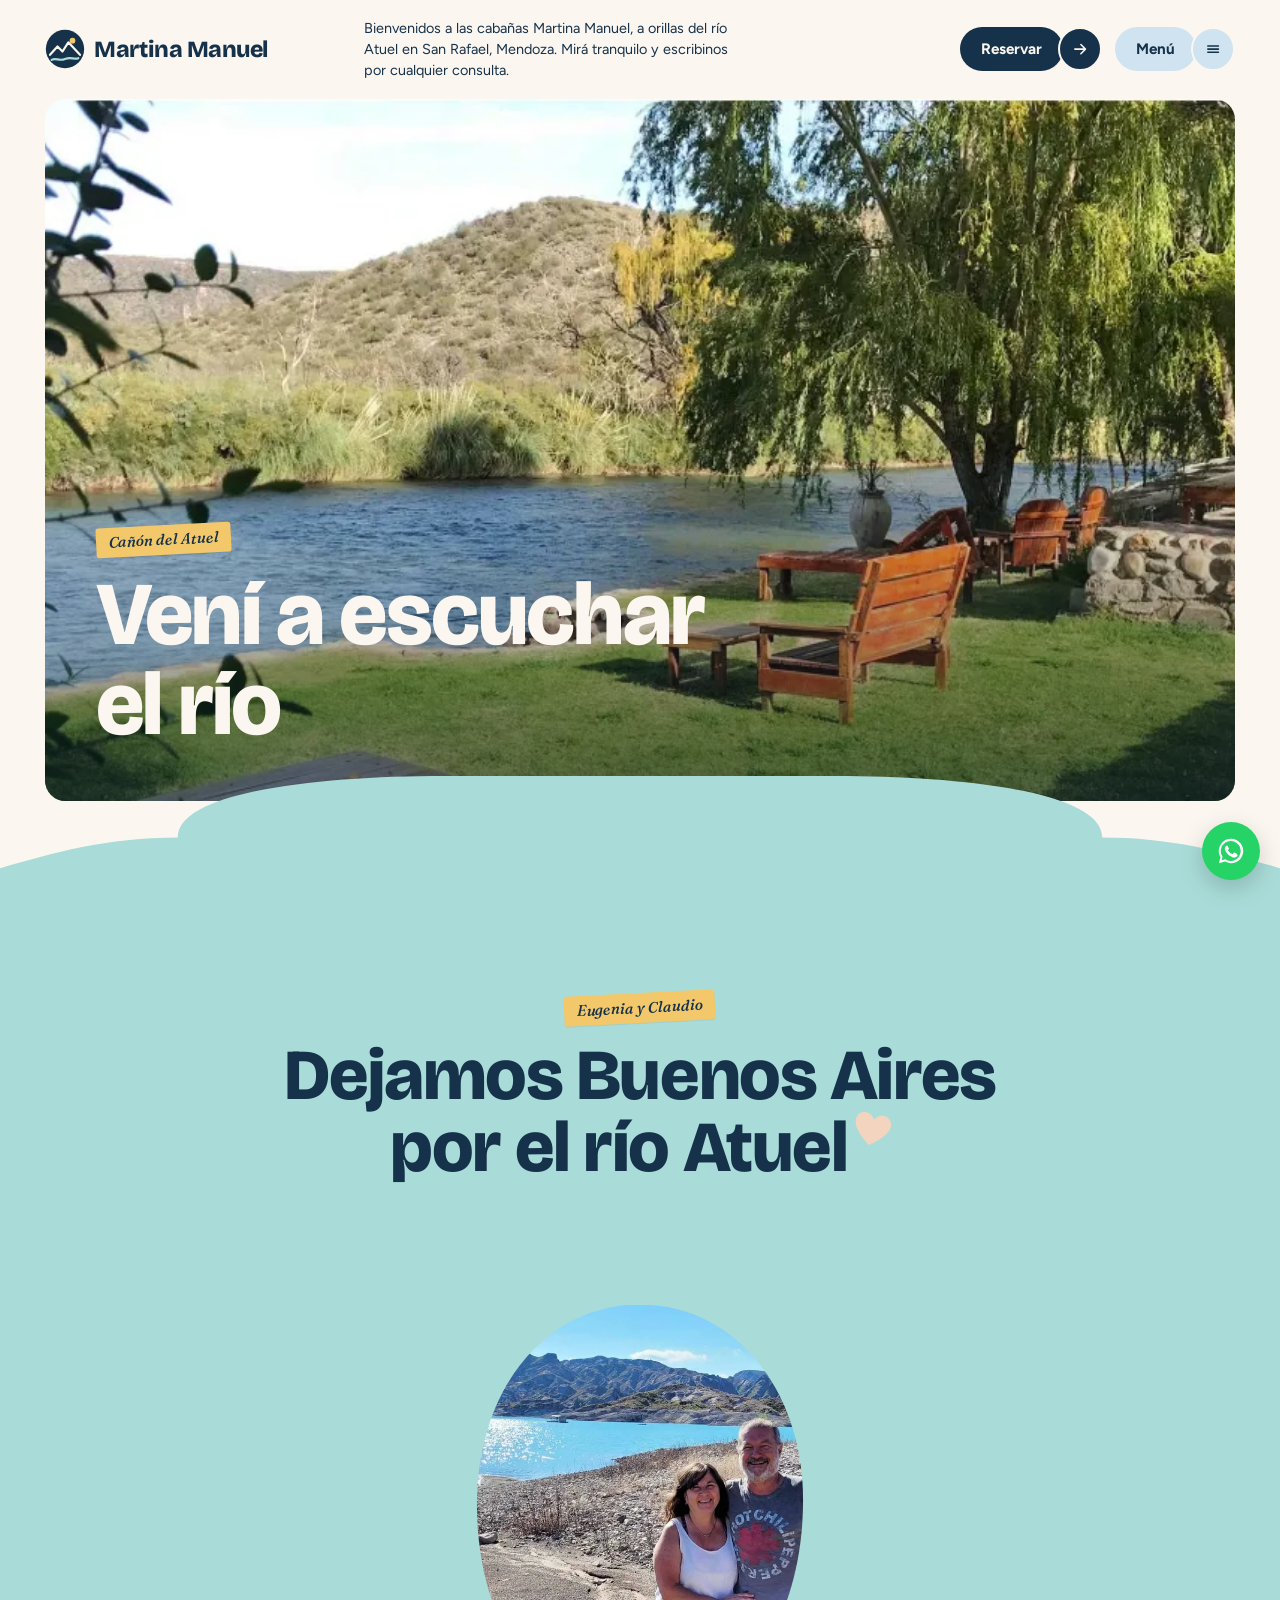
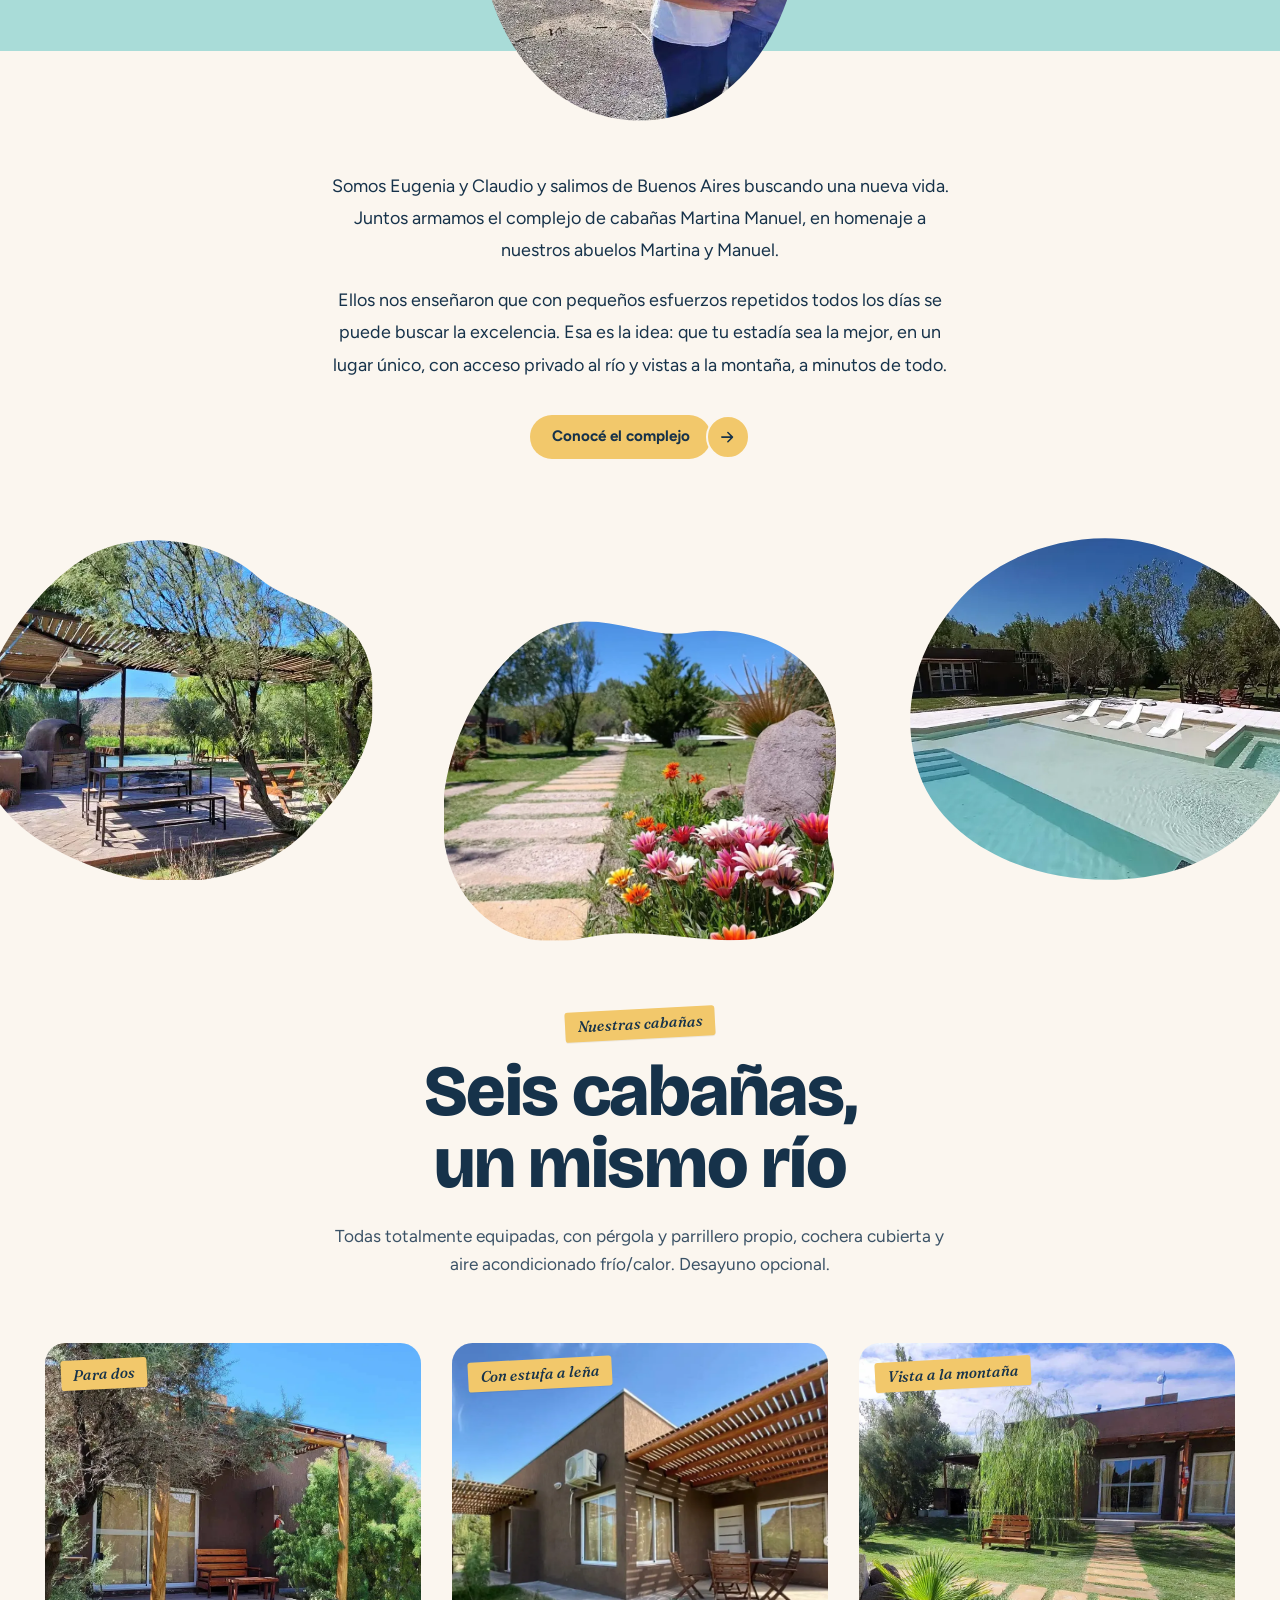
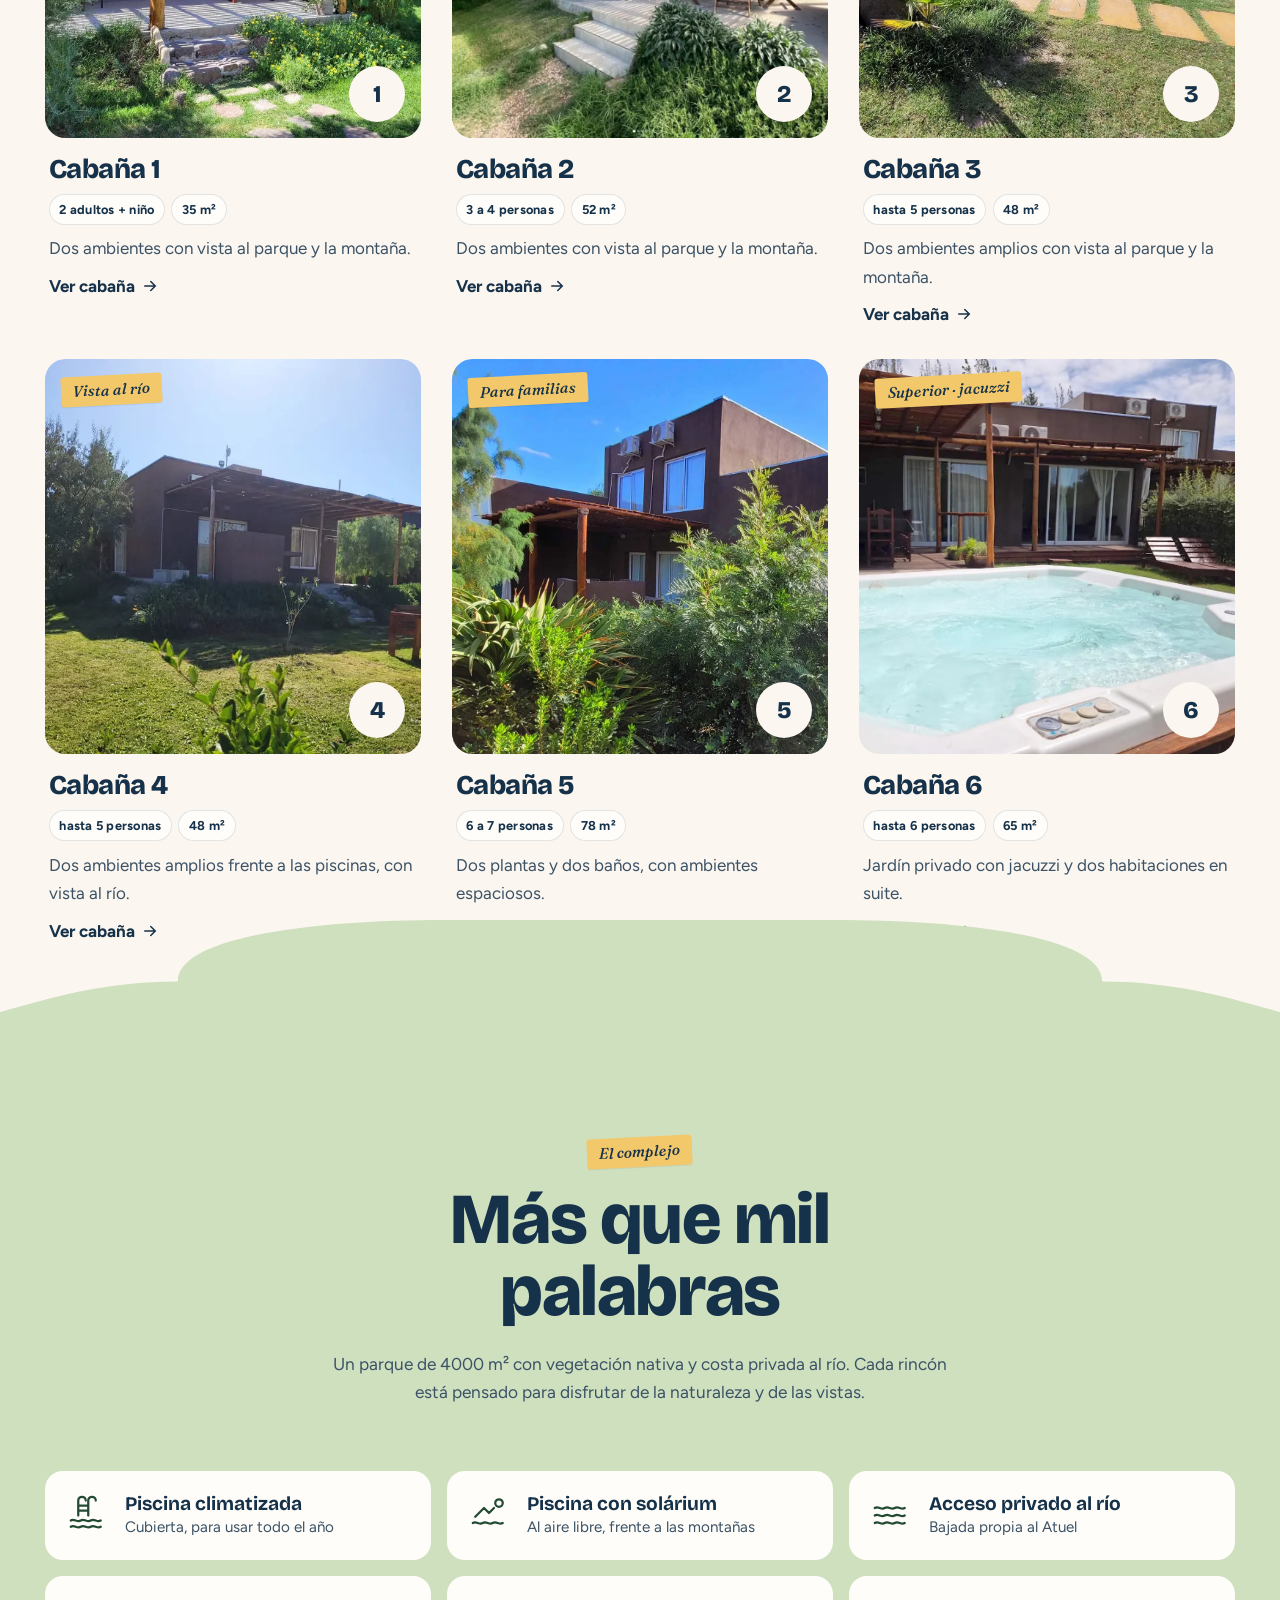
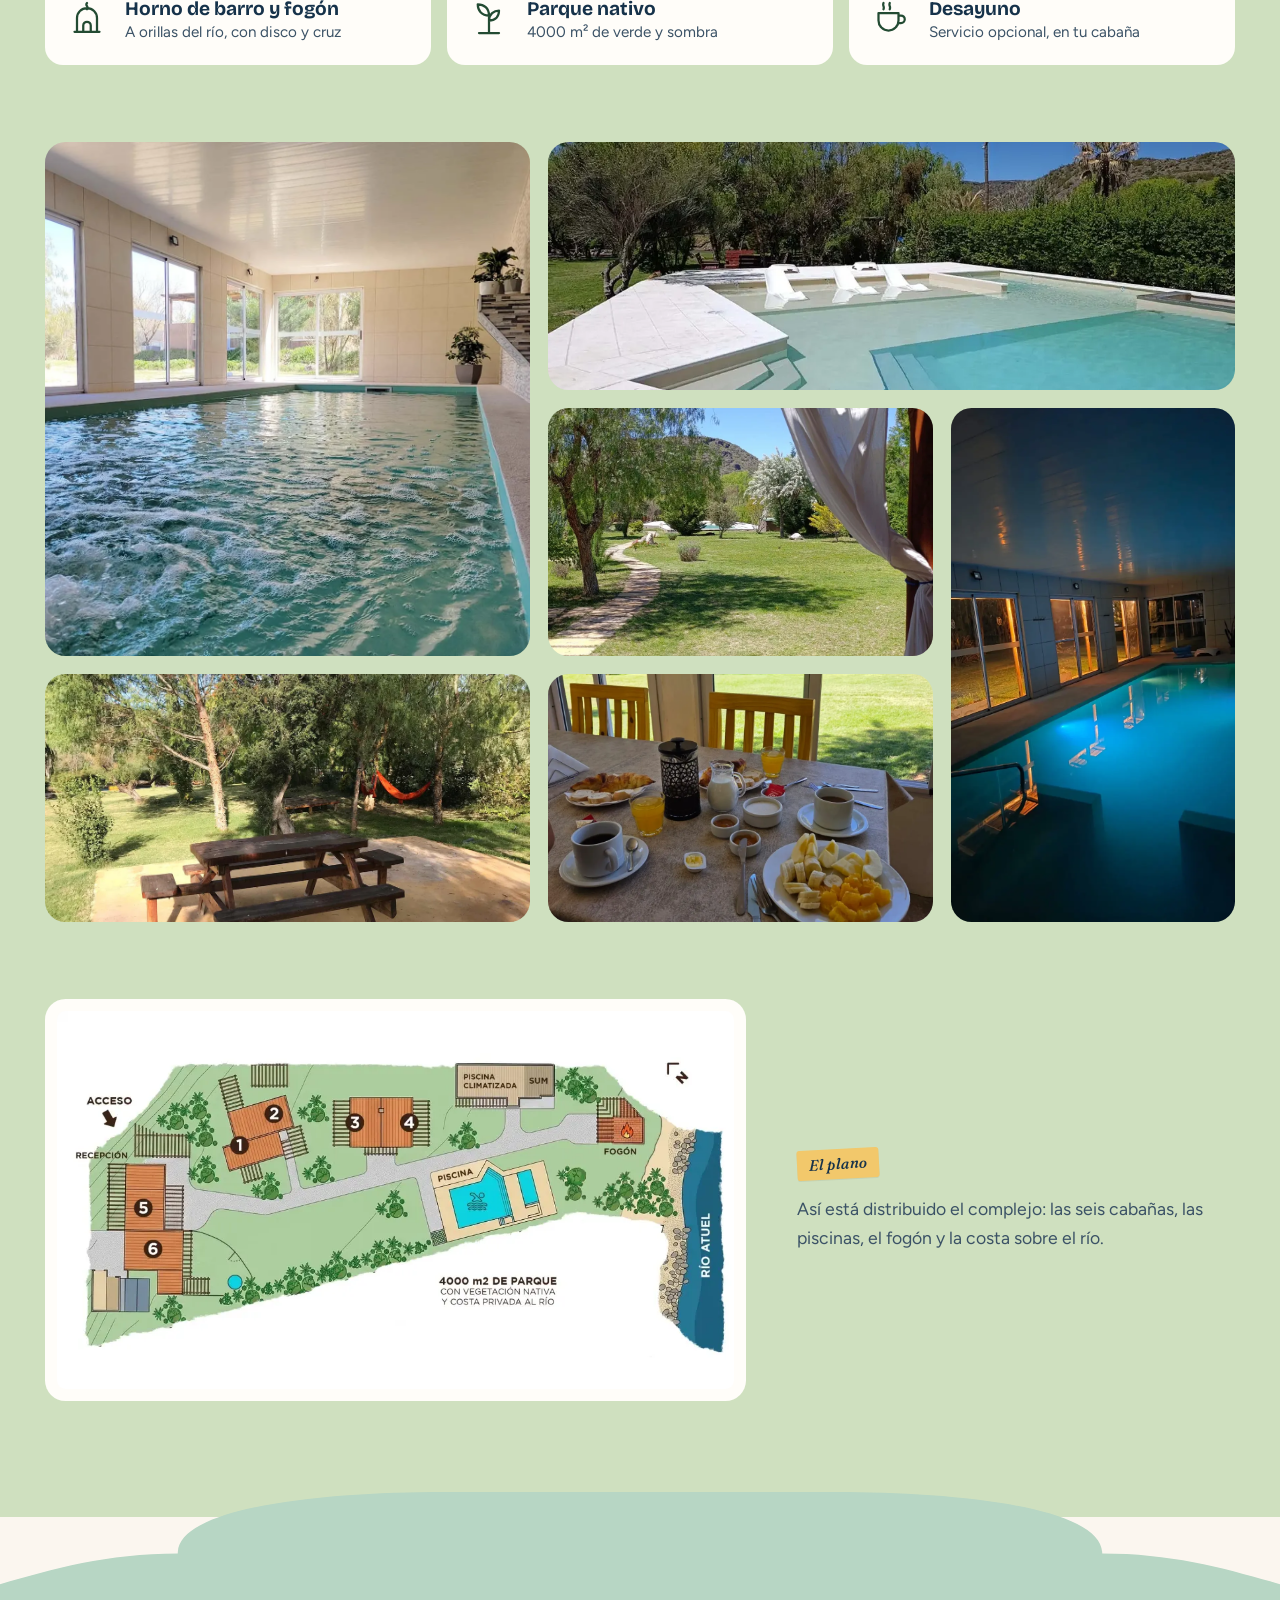
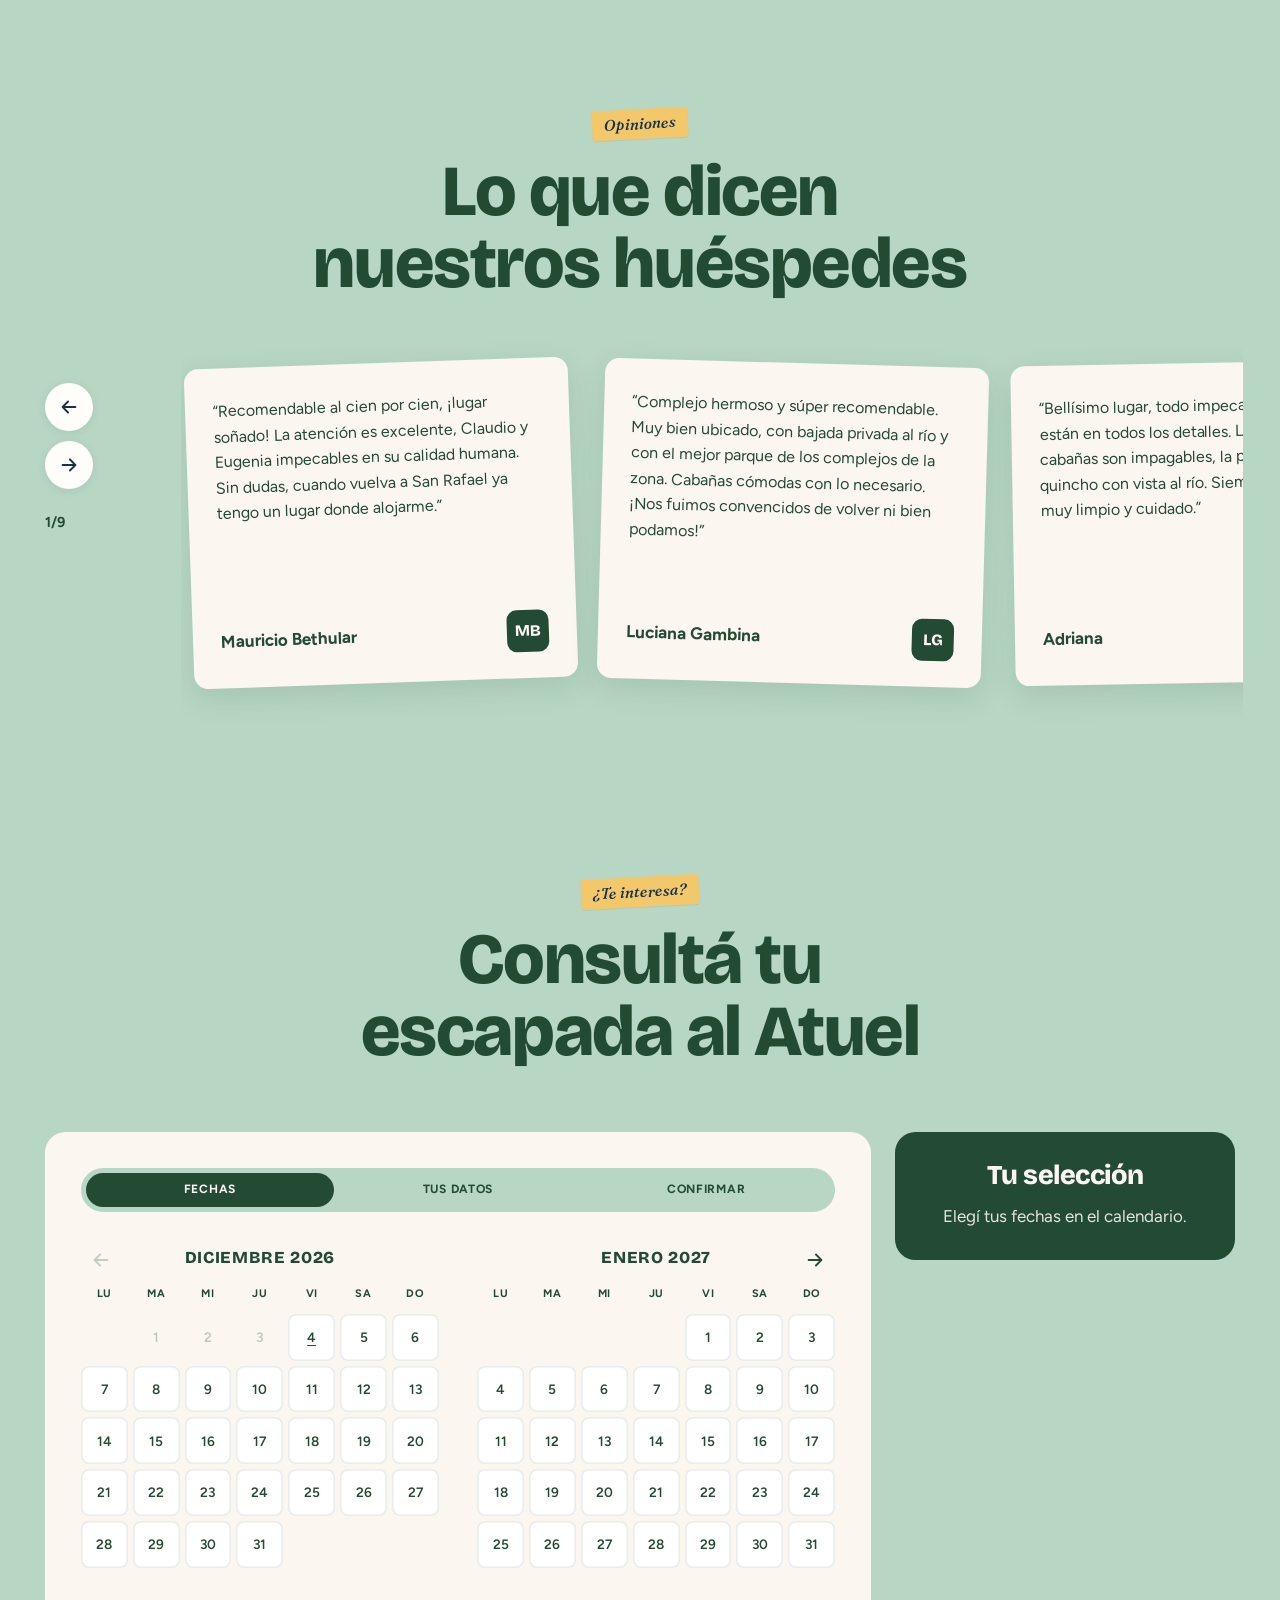
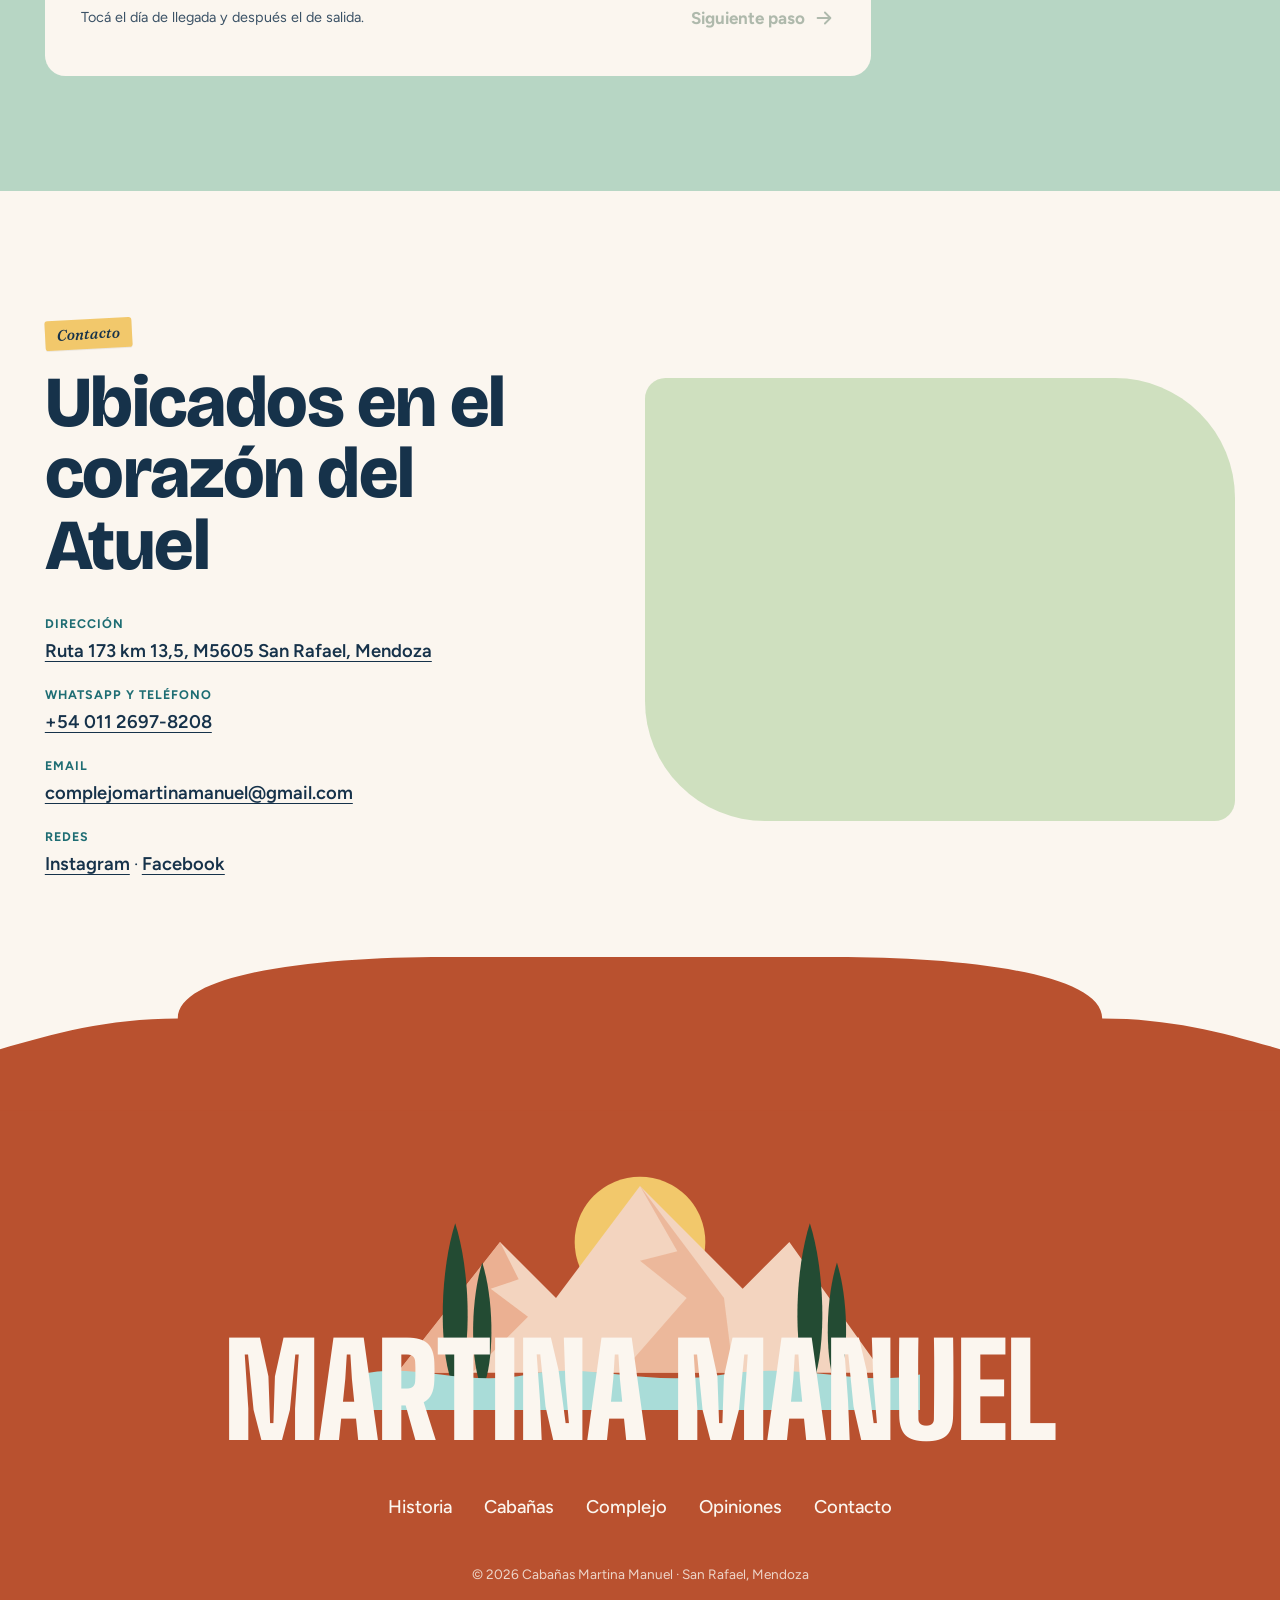
<file: index.html>
<!doctype html>
<html lang="es-AR">
<head>
  <meta charset="utf-8">
  <meta name="viewport" content="width=device-width, initial-scale=1">
  <title>Cabañas Martina Manuel · San Rafael, Mendoza</title>
  <meta name="description" content="Complejo de cabañas a orillas del río Atuel, en el ingreso al Cañón del Atuel, San Rafael, Mendoza. Acceso privado al río, piscina climatizada y piscina exterior.">
  <link rel="icon" href="img/favicon.svg" type="image/svg+xml">
  <link rel="preconnect" href="https://fonts.googleapis.com">
  <link rel="preconnect" href="https://fonts.gstatic.com" crossorigin>
  <link href="https://fonts.googleapis.com/css2?family=Big+Shoulders+Display:wght@800;900&family=Bricolage+Grotesque:opsz,wght@12..96,600;12..96,700;12..96,800&family=Figtree:wght@400;500;600;700&family=Fraunces:ital,opsz,wght@1,9..144,500&display=swap" rel="stylesheet">
  <link rel="stylesheet" href="css/styles.css">
</head>
<body>

<!-- Formas orgánicas reutilizables (recortes de fotos) -->
<svg width="0" height="0" aria-hidden="true" style="position:absolute">
  <defs>
    <clipPath id="blob-oval" clipPathUnits="objectBoundingBox">
      <path d="M.5 0C.78 0 .99.2 .99.47c0 .3-.2.53-.49.53S.01.78.01.48C.01.2.22 0 .5 0Z"/>
    </clipPath>
    <clipPath id="blob-a" clipPathUnits="objectBoundingBox">
      <path d="M.28.06C.42-.03.62.02.71.12c.1.1.27.08.29.3.02.2-.08.34-.18.45-.12.13-.33.17-.5.1C.15.9.02.8 0 .6-.01.43.12.17.28.06Z"/>
    </clipPath>
    <clipPath id="blob-b" clipPathUnits="objectBoundingBox">
      <path d="M.22.12C.36 0 .5.12.62.1c.15-.03.33.04.37.23.04.18-.04.3.0.43.03.14-.1.25-.28.24-.15-.01-.23-.04-.38.0C.16 1.03.02.9.0.7-.02.52.06.25.22.12Z"/>
    </clipPath>
    <clipPath id="blob-c" clipPathUnits="objectBoundingBox">
      <path d="M.12.2C.24.03.48-.04.66.04c.2.08.35.25.34.48C.99.74.84.95.6.99.36 1.03.12.92.04.72-.02.56.0.36.12.2Z"/>
    </clipPath>
  </defs>
</svg>

<header class="site-header" data-header>
  <a class="brand" href="#inicio" aria-label="Cabañas Martina Manuel, inicio">
    <svg class="brand-mark" viewBox="0 0 48 48" aria-hidden="true"><circle cx="24" cy="24" r="23" fill="currentColor"/><path d="M6 31l9-10 6 6 7-11 14 15" fill="none" stroke="var(--cream)" stroke-width="2.6" stroke-linejoin="round" stroke-linecap="round"/><path d="M8 37c5-3 9 2 16-1s11 1 16-1" fill="none" stroke="var(--rio)" stroke-width="2.6" stroke-linecap="round"/><circle cx="33" cy="14" r="3.4" fill="var(--ocre)"/></svg>
    <span class="brand-name">Martina Manuel</span>
  </a>
  <p class="header-intro">Bienvenidos a las cabañas Martina Manuel, a orillas del río Atuel en San Rafael, Mendoza. Mirá tranquilo y escribinos por cualquier consulta.</p>
  <nav class="header-actions" aria-label="Acciones">
    <a class="pill pill--ink" href="#reservar"><span>Reservar</span><i class="pill-icon" aria-hidden="true"><svg viewBox="0 0 24 24"><path d="M5 12h13m-5-6 6 6-6 6"/></svg></i></a>
    <button class="pill pill--soft" type="button" aria-expanded="false" aria-controls="menu" data-menu-open><span>Menú</span><i class="pill-icon" aria-hidden="true"><svg viewBox="0 0 24 24"><path d="M5 8h14M5 12h14M5 16h14"/></svg></i></button>
  </nav>
</header>

<div class="menu" id="menu" hidden data-menu>
  <div class="menu-panel">
    <button class="menu-close" type="button" aria-label="Cerrar menú" data-menu-close><svg viewBox="0 0 24 24"><path d="M6 6l12 12M18 6 6 18"/></svg></button>
    <ul>
      <li><a href="#historia">Nuestra historia</a></li>
      <li><a href="#cabanas">Las cabañas</a></li>
      <li><a href="#complejo">El complejo</a></li>
      <li><a href="#opiniones">Opiniones</a></li>
      <li><a href="#reservar">Reservar</a></li>
      <li><a href="#contacto">Contacto</a></li>
    </ul>
    <a class="menu-extra" href="https://sanrafaelturismo.gov.ar/" target="_blank" rel="noopener">Turismo en San Rafael ↗</a>
  </div>
</div>

<main id="inicio">

  <!-- HERO -->
  <section class="hero">
    <div class="hero-media">
      <img src="img/hero.webp" alt="Parque del complejo con reposeras frente al río Atuel y las montañas" fetchpriority="high">
      <div class="hero-caption">
        <span class="sticker">Cañón del Atuel</span>
        <h1>Vení a escuchar<br>el río</h1>
      </div>
    </div>
  </section>

  <!-- HISTORIA -->
  <section class="blob-section blob-section--rio" id="historia">
    <svg class="cloud-top" viewBox="0 0 1440 200" preserveAspectRatio="none" aria-hidden="true"><path d="M0 200V120c60-20 120-40 200-40 0-60 160-80 300-80h440c140 0 300 20 300 80 80 0 140 20 200 40v80Z"/></svg>
    <div class="section-inner center">
      <span class="sticker">Eugenia y Claudio</span>
      <h2 class="display">Dejamos Buenos Aires<br>por el río Atuel <svg class="heart" viewBox="0 0 40 36" aria-hidden="true"><path d="M20 35S0 22 0 10C0 4 4.5 0 10 0c4.3 0 7.6 2.6 10 6 2.4-3.4 5.7-6 10-6 5.5 0 10 4 10 10 0 12-20 25-20 25Z"/></svg></h2>
      <figure class="portrait">
        <img src="img/duenos.webp" alt="Eugenia y Claudio frente al lago, con las montañas de fondo" loading="lazy">
      </figure>
    </div>
  </section>

  <section class="story">
    <div class="section-inner center narrow">
      <p>Somos Eugenia y Claudio y salimos de Buenos Aires buscando una nueva vida. Juntos armamos el complejo de cabañas Martina Manuel, en homenaje a nuestros abuelos Martina y Manuel.</p>
      <p>Ellos nos enseñaron que con pequeños esfuerzos repetidos todos los días se puede buscar la excelencia. Esa es la idea: que tu estadía sea la mejor, en un lugar único, con acceso privado al río y vistas a la montaña, a minutos de todo.</p>
      <a class="pill pill--ocre" href="#complejo"><span>Conocé el complejo</span><i class="pill-icon" aria-hidden="true"><svg viewBox="0 0 24 24"><path d="M5 12h13m-5-6 6 6-6 6"/></svg></i></a>
    </div>
    <div class="blob-row" aria-hidden="true">
      <img class="blob blob--a" src="img/fogon.webp" alt="" loading="lazy">
      <img class="blob blob--b" src="img/flores.webp" alt="" loading="lazy">
      <img class="blob blob--c" src="img/nueva-pileta.webp" alt="" loading="lazy">
    </div>
  </section>

  <!-- CABAÑAS -->
  <section class="cabins" id="cabanas">
    <div class="section-inner">
      <header class="section-head center">
        <span class="sticker">Nuestras cabañas</span>
        <h2 class="display">Seis cabañas,<br>un mismo río</h2>
        <p class="lead">Todas totalmente equipadas, con pérgola y parrillero propio, cochera cubierta y aire acondicionado frío/calor. Desayuno opcional.</p>
      </header>
      <ul class="cabin-grid" data-cabins></ul>
    </div>
  </section>

  <!-- COMPLEJO -->
  <section class="blob-section blob-section--alamo" id="complejo">
    <svg class="cloud-top" viewBox="0 0 1440 200" preserveAspectRatio="none" aria-hidden="true"><path d="M0 200V120c60-20 120-40 200-40 0-60 160-80 300-80h440c140 0 300 20 300 80 80 0 140 20 200 40v80Z"/></svg>
    <div class="section-inner">
      <header class="section-head center">
        <span class="sticker">El complejo</span>
        <h2 class="display">Más que mil<br>palabras</h2>
        <p class="lead">Un parque de 4000 m² con vegetación nativa y costa privada al río. Cada rincón está pensado para disfrutar de la naturaleza y de las vistas.</p>
      </header>

      <ul class="amenities">
        <li><svg viewBox="0 0 32 32" aria-hidden="true"><path d="M3 22c3-2 5 2 8 0s5 2 8 0 5 2 8 0M3 27c3-2 5 2 8 0s5 2 8 0 5 2 8 0M9 18V6a3 3 0 0 1 6 0M17 18V6a3 3 0 0 1 6 0M9 10h8M9 14h8"/></svg><strong>Piscina climatizada</strong><span>Cubierta, para usar todo el año</span></li>
        <li><svg viewBox="0 0 32 32" aria-hidden="true"><circle cx="24" cy="8" r="3"/><path d="M3 24c3-2 5 2 8 0s5 2 8 0 5 2 8 0M5 19l7-7 4 4 4-4"/></svg><strong>Piscina con solárium</strong><span>Al aire libre, frente a las montañas</span></li>
        <li><svg viewBox="0 0 32 32" aria-hidden="true"><path d="M3 12c3-2 5 2 8 0s5 2 8 0 5 2 8 0M3 18c3-2 5 2 8 0s5 2 8 0 5 2 8 0M3 24c3-2 5 2 8 0s5 2 8 0 5 2 8 0"/></svg><strong>Acceso privado al río</strong><span>Bajada propia al Atuel</span></li>
        <li><svg viewBox="0 0 32 32" aria-hidden="true"><path d="M6 27h20M8 27V16a8 8 0 0 1 16 0v11M13 27v-5a3 3 0 0 1 6 0v5M16 4c-2 2 2 3 0 5"/></svg><strong>Horno de barro y fogón</strong><span>A orillas del río, con disco y cruz</span></li>
        <li><svg viewBox="0 0 32 32" aria-hidden="true"><path d="M16 28V14M16 14c-6 0-9-4-9-9 5 0 9 3 9 9ZM16 18c5 0 8-3 8-8-4 0-8 3-8 8ZM8 28h16"/></svg><strong>Parque nativo</strong><span>4000 m² de verde y sombra</span></li>
        <li><svg viewBox="0 0 32 32" aria-hidden="true"><path d="M6 12h16v6a8 8 0 0 1-16 0v-6ZM22 14h2a3 3 0 0 1 0 6h-2M10 4c-1 2 1 3 0 5M15 4c-1 2 1 3 0 5"/></svg><strong>Desayuno</strong><span>Servicio opcional, en tu cabaña</span></li>
      </ul>

      <div class="mosaic">
        <figure class="m1"><img src="img/climatizada.webp" alt="Piscina climatizada cubierta con ventanales al parque" loading="lazy"></figure>
        <figure class="m2"><img src="img/pileta.webp" alt="Piscina exterior con solárium y escalones" loading="lazy"></figure>
        <figure class="m3"><img src="img/parque.webp" alt="Sendero del parque entre árboles con vista a los cerros" loading="lazy"></figure>
        <figure class="m4"><img src="img/climatizada-noche.webp" alt="Piscina climatizada iluminada de noche" loading="lazy"></figure>
        <figure class="m5"><img src="img/mesa.webp" alt="Mesa de picnic bajo los árboles con una hamaca paraguaya" loading="lazy"></figure>
        <figure class="m6"><img src="img/desayuno.webp" alt="Desayuno servido junto a la ventana de una cabaña" loading="lazy"></figure>
      </div>

      <figure class="plan">
        <img src="img/plano.webp" width="1024" height="572" alt="Plano del complejo: recepción, cabañas 1 a 6, piscinas, fogón y costa sobre el río Atuel" loading="lazy">
        <figcaption><span class="sticker">El plano</span> Así está distribuido el complejo: las seis cabañas, las piscinas, el fogón y la costa sobre el río.</figcaption>
      </figure>
    </div>
  </section>

  <!-- OPINIONES + RESERVA -->
  <section class="blob-section blob-section--sauce" id="opiniones">
    <svg class="cloud-top" viewBox="0 0 1440 200" preserveAspectRatio="none" aria-hidden="true"><path d="M0 200V120c60-20 120-40 200-40 0-60 160-80 300-80h440c140 0 300 20 300 80 80 0 140 20 200 40v80Z"/></svg>
    <div class="section-inner">
      <header class="section-head center">
        <span class="sticker">Opiniones</span>
        <h2 class="display">Lo que dicen<br>nuestros huéspedes</h2>
      </header>
      <div class="reviews" data-reviews>
        <div class="reviews-nav">
          <button type="button" class="round-btn" aria-label="Opinión anterior" data-prev><svg viewBox="0 0 24 24"><path d="M19 12H6m5-6-6 6 6 6"/></svg></button>
          <button type="button" class="round-btn" aria-label="Opinión siguiente" data-next><svg viewBox="0 0 24 24"><path d="M5 12h13m-5-6 6 6-6 6"/></svg></button>
          <p class="reviews-count" aria-live="polite"><span data-current>1</span>/<span data-total>9</span></p>
        </div>
        <div class="reviews-viewport">
          <ul class="reviews-track" data-track></ul>
        </div>
      </div>
    </div>

    <div class="section-inner" id="reservar">
      <header class="section-head center">
        <span class="sticker">¿Te interesa?</span>
        <h2 class="display">Consultá tu<br>escapada al Atuel</h2>
      </header>

      <div class="booking" data-booking>
        <div class="booking-card">
          <ol class="steps" role="list">
            <li class="is-active" data-step-label="1">Fechas</li>
            <li data-step-label="2">Tus datos</li>
            <li data-step-label="3">Confirmar</li>
          </ol>

          <!-- Paso 1 -->
          <div class="step" data-step="1">
            <div class="cal-head">
              <button type="button" class="cal-arrow" aria-label="Mes anterior" data-cal-prev><svg viewBox="0 0 24 24"><path d="M19 12H6m5-6-6 6 6 6"/></svg></button>
              <button type="button" class="cal-arrow" aria-label="Mes siguiente" data-cal-next><svg viewBox="0 0 24 24"><path d="M5 12h13m-5-6 6 6-6 6"/></svg></button>
            </div>
            <div class="cal-months" data-cal></div>
            <div class="step-foot">
              <p class="hint">Tocá el día de llegada y después el de salida.</p>
              <button type="button" class="text-btn" data-go="2" disabled>Siguiente paso <svg viewBox="0 0 24 24"><path d="M5 12h13m-5-6 6 6-6 6"/></svg></button>
            </div>
          </div>

          <!-- Paso 2 -->
          <form class="step" data-step="2" hidden novalidate>
            <div class="fields">
              <label>Nombre<input name="nombre" autocomplete="name" required></label>
              <label>Cantidad de personas
                <select name="personas" required>
                  <option value="">Elegí</option>
                  <option>1</option><option>2</option><option>3</option><option>4</option><option>5</option><option>6</option><option>7</option>
                </select>
              </label>
              <label>Cabaña preferida
                <select name="cabana" data-cabin-select>
                  <option value="">Me da igual / recomiéndenme</option>
                </select>
              </label>
              <label class="check"><input type="checkbox" name="desayuno"> Me interesa el desayuno</label>
              <label class="full">Comentarios<textarea name="comentarios" rows="3" placeholder="Viajamos con chicos, llegamos tarde, etc."></textarea></label>
            </div>
            <p class="form-error" data-error hidden>Completá tu nombre y la cantidad de personas.</p>
            <div class="step-foot">
              <button type="button" class="text-btn text-btn--back" data-go="1"><svg viewBox="0 0 24 24"><path d="M19 12H6m5-6-6 6 6 6"/></svg> Volver</button>
              <button type="submit" class="text-btn">Siguiente paso <svg viewBox="0 0 24 24"><path d="M5 12h13m-5-6 6 6-6 6"/></svg></button>
            </div>
          </form>

          <!-- Paso 3 -->
          <div class="step" data-step="3" hidden>
            <p class="confirm-lead">Revisá tu consulta. Al enviarla se abre WhatsApp con el mensaje listo y te respondemos con la disponibilidad y la tarifa.</p>
            <pre class="confirm-msg" data-message></pre>
            <div class="step-foot">
              <button type="button" class="text-btn text-btn--back" data-go="2"><svg viewBox="0 0 24 24"><path d="M19 12H6m5-6-6 6 6 6"/></svg> Volver</button>
              <a class="pill pill--ink" data-send target="_blank" rel="noopener" href="#"><span>Enviar por WhatsApp</span><i class="pill-icon" aria-hidden="true"><svg viewBox="0 0 24 24"><path d="M5 12h13m-5-6 6 6-6 6"/></svg></i></a>
            </div>
          </div>
        </div>

        <aside class="booking-summary" aria-live="polite">
          <h3>Tu selección</h3>
          <p data-summary>Elegí tus fechas en el calendario.</p>
          <dl data-summary-list hidden>
            <div><dt>Llegada</dt><dd data-in></dd></div>
            <div><dt>Salida</dt><dd data-out></dd></div>
            <div><dt>Noches</dt><dd data-nights></dd></div>
          </dl>
        </aside>
      </div>
    </div>
  </section>

  <!-- CONTACTO -->
  <section class="contact" id="contacto">
    <div class="section-inner contact-grid">
      <div>
        <span class="sticker">Contacto</span>
        <h2 class="display">Ubicados en el<br>corazón del Atuel</h2>
        <ul class="contact-list">
          <li><span>Dirección</span><a href="https://www.google.com/maps/search/?api=1&query=Caba%C3%B1as+Martina+Manuel+San+Rafael%2C+Mendoza" target="_blank" rel="noopener">Ruta 173 km 13,5, M5605 San Rafael, Mendoza</a></li>
          <li><span>WhatsApp y teléfono</span><a href="https://wa.me/5401126978208?text=Hola%2C%20estoy%20en%20la%20web%20de%20las%20caba%C3%B1as%20y%20quer%C3%ADa%20hacer%20una%20consulta" target="_blank" rel="noopener">+54 011 2697-8208</a></li>
          <li><span>Email</span><a href="mailto:complejomartinamanuel@gmail.com">complejomartinamanuel@gmail.com</a></li>
          <li><span>Redes</span><div><a href="https://www.instagram.com/cabanasmartinamanuel/" target="_blank" rel="noopener">Instagram</a> · <a href="https://www.facebook.com/cabanasmartinamanuel" target="_blank" rel="noopener">Facebook</a></div></li>
        </ul>
      </div>
      <div class="map">
        <iframe title="Mapa de ubicación de Cabañas Martina Manuel" loading="lazy" referrerpolicy="no-referrer-when-downgrade" src="https://maps.google.com/maps?q=Caba%C3%B1as+Martina+Manuel+-+San+Rafael%2C+Mendoza&z=13&output=embed"></iframe>
      </div>
    </div>
  </section>
</main>

<footer class="site-footer">
  <svg class="cloud-top" viewBox="0 0 1440 200" preserveAspectRatio="none" aria-hidden="true"><path d="M0 200V120c60-20 120-40 200-40 0-60 160-80 300-80h440c140 0 300 20 300 80 80 0 140 20 200 40v80Z"/></svg>
  <div class="footer-art">
    <svg class="illustration" viewBox="0 0 600 300" aria-hidden="true">
      <circle cx="300" cy="120" r="70" fill="var(--ocre)"/>
      <path d="M40 260 150 120l60 60 90-120 110 110 50-50 100 140Z" fill="var(--sand)"/>
      <path d="M150 120l20 40-30 10 40 30-60 60H40Z" fill="#e8a27f" opacity=".7"/>
      <path d="M300 60l40 70-40 10 50 40-70 80h120l-10-80" fill="#e8a27f" opacity=".55"/>
      <g fill="var(--forest)">
        <path d="M98 270c-14-40-12-120 4-170 16 50 18 130 4 170Z"/>
        <path d="M128 270c-10-30-9-90 3-128 12 38 13 98 3 128Z"/>
        <path d="M478 270c-14-40-12-120 4-170 16 50 18 130 4 170Z"/>
        <path d="M508 270c-10-30-9-90 3-128 12 38 13 98 3 128Z"/>
      </g>
      <path d="M0 262c60-14 110 14 180 0s120 14 210 0 140 14 210 0v40H0Z" fill="var(--rio)"/>
    </svg>
    <p class="wordmark" aria-hidden="true">MARTINA MANUEL</p>
  </div>
  <nav class="footer-nav" aria-label="Pie de página">
    <a href="#historia">Historia</a>
    <a href="#cabanas">Cabañas</a>
    <a href="#complejo">Complejo</a>
    <a href="#opiniones">Opiniones</a>
    <a href="#contacto">Contacto</a>
  </nav>
  <p class="footer-legal">© <span data-year></span> Cabañas Martina Manuel · San Rafael, Mendoza</p>
</footer>

<!-- Detalle de cabaña -->
<dialog class="cabin-dialog" data-dialog aria-labelledby="dlg-title">
  <div class="dlg-inner">
    <button class="dlg-close round-btn" type="button" aria-label="Cerrar" data-dialog-close><svg viewBox="0 0 24 24"><path d="M6 6l12 12M18 6 6 18"/></svg></button>
    <div class="dlg-gallery">
      <img data-dlg-img alt="">
      <button type="button" class="round-btn dlg-prev" aria-label="Foto anterior" data-dlg-prev><svg viewBox="0 0 24 24"><path d="M19 12H6m5-6-6 6 6 6"/></svg></button>
      <button type="button" class="round-btn dlg-next" aria-label="Foto siguiente" data-dlg-next><svg viewBox="0 0 24 24"><path d="M5 12h13m-5-6 6 6-6 6"/></svg></button>
      <span class="dlg-count" data-dlg-count></span>
    </div>
    <div class="dlg-body">
      <span class="sticker" data-dlg-tag></span>
      <h2 id="dlg-title" data-dlg-title></h2>
      <p class="dlg-meta" data-dlg-meta></p>
      <ul class="dlg-features" data-dlg-features></ul>
      <p class="dlg-note">*Servicio de desayuno adicional</p>
      <a class="pill pill--ink" href="#reservar" data-dlg-book><span>Consultar esta cabaña</span><i class="pill-icon" aria-hidden="true"><svg viewBox="0 0 24 24"><path d="M5 12h13m-5-6 6 6-6 6"/></svg></i></a>
    </div>
  </div>
</dialog>

<a class="wa-float" href="https://wa.me/5401126978208?text=Hola%2C%20estoy%20en%20la%20web%20de%20las%20caba%C3%B1as%20y%20quer%C3%ADa%20hacer%20una%20consulta" target="_blank" rel="noopener" aria-label="Escribinos por WhatsApp">
  <svg viewBox="0 0 32 32" aria-hidden="true"><path fill="currentColor" d="M16 3a13 13 0 0 0-11.2 19.6L3 29l6.6-1.7A13 13 0 1 0 16 3Zm0 23.6c-2 0-4-.6-5.7-1.6l-.4-.2-3.9 1 1-3.8-.3-.4A10.6 10.6 0 1 1 16 26.6Zm5.8-7.9c-.3-.2-1.9-.9-2.2-1-.3-.1-.5-.2-.7.2l-1 1.2c-.2.2-.4.2-.7.1a8.7 8.7 0 0 1-4.3-3.8c-.3-.5.3-.5.9-1.6.1-.2 0-.4 0-.5l-1-2.4c-.3-.6-.5-.5-.7-.5h-.6c-.2 0-.6.1-.9.4-.3.3-1.2 1.1-1.2 2.8s1.2 3.2 1.4 3.5c.2.2 2.4 3.6 5.7 5 2.1.9 2.9 1 4 .8.6-.1 1.9-.8 2.2-1.5.3-.7.3-1.4.2-1.5 0-.1-.3-.2-.6-.3Z"/></svg>
</a>

<script src="js/data.js"></script>
<script src="js/main.js"></script>
</body>
</html>
</file>
<file: css/styles.css>
/* ============ Tokens ============ */
:root {
  --cream: #fbf6ef;
  --paper: #fffdf9;
  --ink: #16324a;          /* azul noche: textos y botones principales */
  --ink-soft: #3b5266;
  --rio: #a9dcd8;          /* turquesa del Atuel */
  --rio-deep: #1e6d73;
  --alamo: #cfe0bf;        /* verde álamo */
  --sauce: #b7d6c4;        /* verde sauce */
  --forest: #234b33;
  --ocre: #f2c86b;         /* sol / etiquetas */
  --sand: #f3d4bf;
  --canyon: #b9512f;       /* terracota del cañón */
  --soft: #cfe3f0;         /* botón menú */

  --f-display: 'Bricolage Grotesque', system-ui, sans-serif;
  --f-body: 'Figtree', system-ui, sans-serif;
  --f-script: 'Fraunces', Georgia, serif;
  --f-word: 'Big Shoulders Display', Impact, sans-serif;

  --wrap: 1520px;
  --gutter: clamp(16px, 3.5vw, 72px);
  --radius: clamp(14px, 1.6vw, 24px);
  --header-h: 92px;
}

*, *::before, *::after { box-sizing: border-box; }
[hidden] { display: none !important; }
html { scroll-behavior: smooth; scroll-padding-top: 90px; }
body {
  margin: 0;
  background: var(--cream);
  color: var(--ink);
  font: 400 17px/1.65 var(--f-body);
  -webkit-font-smoothing: antialiased;
  overflow-x: hidden;
}
img { display: block; max-width: 100%; }
a { color: inherit; }
button { font: inherit; color: inherit; cursor: pointer; }
h1, h2, h3 { margin: 0; font-family: var(--f-display); font-weight: 800; line-height: 1; letter-spacing: -.02em; }
p { margin: 0 0 1em; }
:focus-visible { outline: 3px solid var(--rio-deep); outline-offset: 3px; border-radius: 6px; }

.section-inner { width: min(100% - 2 * var(--gutter), var(--wrap)); margin-inline: auto; position: relative; }
.center { text-align: center; }
.narrow { max-width: 620px; }

.display { font-size: clamp(2.4rem, 5.6vw, 5rem); }
.lead { max-width: 640px; margin: 1.4rem auto 0; color: var(--ink-soft); font-size: 1.08rem; }

/* Etiqueta tipo "sticker" */
.sticker {
  display: inline-block;
  font: italic 500 .95rem/1 var(--f-script);
  background: var(--ocre);
  color: var(--ink);
  padding: .45em .8em .5em;
  border-radius: 3px;
  transform: rotate(-3deg);
  box-shadow: 0 1px 0 rgba(0,0,0,.06);
  margin-bottom: 1.1rem;
}

/* ============ Botones ============ */
.pill {
  display: inline-flex; align-items: center; gap: 0;
  border: 0; padding: 0; background: none; text-decoration: none;
  font: 700 .95rem/1 var(--f-body);
  --bg: var(--ink); --fg: var(--cream);
}
.pill > span {
  background: var(--bg); color: var(--fg);
  padding: .95em 1.4em; border-radius: 999px;
  transition: transform .25s ease;
}
.pill-icon {
  display: grid; place-items: center;
  width: 2.9em; height: 2.9em; margin-left: -.35em;
  background: var(--bg); color: var(--fg); border-radius: 50%;
  border: 2px solid var(--cream);
  transition: transform .25s ease;
}
.pill-icon svg { width: 1.2em; height: 1.2em; fill: none; stroke: currentColor; stroke-width: 2; stroke-linecap: round; stroke-linejoin: round; }
.pill:hover .pill-icon { transform: translateX(4px) rotate(-8deg); }
.pill--soft { --bg: var(--soft); --fg: var(--ink); }
.pill--ocre { --bg: var(--ocre); --fg: var(--ink); }
.pill--ocre .pill-icon { border-color: var(--cream); }

.round-btn {
  display: grid; place-items: center;
  width: 48px; height: 48px; border-radius: 50%;
  border: 0; background: var(--paper); color: var(--ink);
  box-shadow: 0 2px 10px rgba(22,50,74,.08);
  transition: transform .2s ease;
}
.round-btn:hover { transform: scale(1.06); }
.round-btn svg, .text-btn svg, .cal-arrow svg, .menu-close svg { width: 22px; height: 22px; fill: none; stroke: currentColor; stroke-width: 2; stroke-linecap: round; stroke-linejoin: round; }

/* ============ Header ============ */
.site-header {
  position: sticky; top: 0; z-index: 40;
  display: grid; grid-template-columns: auto 1fr auto; align-items: center; gap: 2rem;
  padding: 18px var(--gutter);
  max-width: calc(var(--wrap) + 2 * var(--gutter)); margin-inline: auto;
  transition: padding .3s ease;
}
.brand { display: inline-flex; align-items: center; gap: .6rem; text-decoration: none; color: var(--ink); }
.brand-mark { width: 40px; height: 40px; color: var(--ink); flex: none; }
.brand-name { font: 800 1.45rem/1 var(--f-display); letter-spacing: -.02em; }
.header-intro { margin: 0; max-width: 430px; font-size: .9rem; line-height: 1.45; color: var(--ink); padding-left: 4rem; }
.header-actions { display: flex; gap: .8rem; }
.site-header.is-scrolled .header-intro,
.site-header.is-scrolled .brand-name { opacity: 0; pointer-events: none; }
.site-header.is-scrolled .header-intro { visibility: hidden; }
.brand-name, .header-intro { transition: opacity .25s ease; }

/* ============ Menú ============ */
.menu {
  position: fixed; inset: 0; z-index: 60;
  background: rgba(22,50,74,.35);
  display: flex; justify-content: flex-end;
}
.menu[hidden] { display: none; }
.menu-panel {
  width: min(460px, 100%); height: 100%;
  background: var(--soft); padding: 90px 48px 48px;
  position: relative; animation: slideIn .35s cubic-bezier(.2,.8,.2,1);
  display: flex; flex-direction: column;
}
@keyframes slideIn { from { transform: translateX(40px); opacity: 0; } }
.menu ul { list-style: none; padding: 0; margin: 0; }
.menu li a { display: block; padding: .3rem 0; font: 800 clamp(2rem, 4vw, 2.6rem)/1.15 var(--f-display); text-decoration: none; letter-spacing: -.02em; }
.menu li a:hover { color: var(--rio-deep); }
.menu-close { position: absolute; top: 24px; right: 24px; width: 48px; height: 48px; border-radius: 50%; border: 0; background: var(--paper); display: grid; place-items: center; }
.menu-extra { margin-top: auto; font-weight: 600; }

/* ============ Hero ============ */
.hero { padding: 0 var(--gutter); }
.hero-media {
  position: relative; max-width: var(--wrap); margin-inline: auto;
  border-radius: var(--radius); overflow: hidden;
  height: min(78vh, 760px); min-height: 420px;
}
.hero-media img { width: 100%; height: 100%; object-fit: cover; }
.hero-media::after { content: ''; position: absolute; inset: 0; background: linear-gradient(to top, rgba(10,30,40,.55), transparent 55%); }
.hero-caption { position: absolute; left: clamp(20px, 4vw, 64px); bottom: clamp(20px, 4vw, 56px); z-index: 1; color: var(--cream); }
.hero-caption h1 { font-size: clamp(2.8rem, 7vw, 6.4rem); }
.hero-caption .sticker { margin-bottom: 1rem; }

/* ============ Secciones con borde de nube ============ */
.blob-section { position: relative; margin-top: clamp(80px, 10vw, 160px); padding: clamp(40px, 5vw, 70px) 0 clamp(80px, 9vw, 140px); }
.blob-section .cloud-top { position: absolute; left: 0; right: 0; bottom: calc(100% - 1px); width: 100%; height: clamp(70px, 12vw, 200px); }
.blob-section--rio { background: var(--rio); color: var(--ink); }
.blob-section--rio .cloud-top { fill: var(--rio); }
.blob-section--alamo { background: var(--alamo); }
.blob-section--alamo .cloud-top { fill: var(--alamo); }
.blob-section--sauce { background: var(--sauce); color: var(--forest); }
.blob-section--sauce .cloud-top { fill: var(--sauce); }
.blob-section--sauce .display { color: var(--forest); }

/* Historia */
#historia { padding-bottom: 0; margin-bottom: -1px; }
.heart { width: .5em; height: .5em; fill: var(--sand); vertical-align: top; margin-left: -.1em; transform: rotate(12deg); }
.portrait {
  margin: clamp(32px, 4vw, 56px) auto 0; width: clamp(220px, 26vw, 340px); aspect-ratio: 4 / 5;
  clip-path: url(#blob-oval); position: relative; top: 70px; margin-bottom: 0;
}
.portrait img { width: 100%; height: 100%; object-fit: cover; object-position: 42% 50%; }
.story { padding-top: 120px; }
.story p { font-size: 1.12rem; line-height: 1.8; }
.story .pill { margin-top: 1rem; }

.blob-row {
  display: grid; grid-template-columns: 1fr 1.1fr 1fr; align-items: center; gap: 2vw;
  margin-top: clamp(40px, 6vw, 90px); padding-inline: 0;
}
.blob { width: 100%; aspect-ratio: 1.15; object-fit: cover; }
.blob--a { clip-path: url(#blob-a); transform: translateX(-6%); }
.blob--b { clip-path: url(#blob-b); width: 90%; justify-self: center; transform: translateY(18%); }
.blob--c { clip-path: url(#blob-c); transform: translateX(6%); }

/* ============ Cabañas ============ */
.cabins { padding: clamp(80px, 10vw, 150px) 0 0; }
.section-head { margin-bottom: clamp(40px, 5vw, 72px); }
.cabin-grid { list-style: none; padding: 0; margin: 0; display: grid; grid-template-columns: repeat(3, 1fr); gap: clamp(20px, 2.4vw, 40px); }
.cabin-card { position: relative; }
.cabin-card button { all: unset; display: block; width: 100%; cursor: pointer; }
.cabin-card button:focus-visible { outline: 3px solid var(--rio-deep); outline-offset: 6px; border-radius: var(--radius); }
.cabin-photo { position: relative; border-radius: var(--radius); overflow: hidden; aspect-ratio: 4 / 4.2; background: var(--alamo); }
.cabin-photo img { width: 100%; height: 100%; object-fit: cover; transition: transform .6s cubic-bezier(.2,.8,.2,1); }
.cabin-card button:hover .cabin-photo img { transform: scale(1.05); }
.cabin-photo .sticker { position: absolute; top: 16px; left: 16px; margin: 0; }
.cabin-num {
  position: absolute; right: 16px; bottom: 16px;
  width: 56px; height: 56px; border-radius: 50%; display: grid; place-items: center;
  background: var(--cream); font: 800 1.5rem/1 var(--f-display);
}
.cabin-info { padding: 18px 4px 0; }
.cabin-info h3 { font-size: 1.7rem; }
.cabin-meta { display: flex; flex-wrap: wrap; gap: .4rem; margin: .7rem 0 .6rem; }
.chip { font-size: .8rem; font-weight: 700; letter-spacing: .02em; padding: .3em .75em; border-radius: 999px; background: var(--paper); border: 1.5px solid rgba(22,50,74,.12); }
.cabin-info p { color: var(--ink-soft); margin: 0 0 .6rem; }
.cabin-more { display: inline-flex; align-items: center; gap: .4rem; font-weight: 700; }
.cabin-more svg { width: 18px; height: 18px; fill: none; stroke: currentColor; stroke-width: 2; stroke-linecap: round; transition: transform .2s; }
.cabin-card button:hover .cabin-more svg { transform: translateX(4px); }

/* ============ Complejo ============ */
.amenities {
  list-style: none; margin: 0 0 clamp(48px, 6vw, 80px); padding: 0;
  display: grid; grid-template-columns: repeat(3, 1fr); gap: 16px;
}
.amenities li { background: var(--paper); border-radius: 18px; padding: 22px 22px 20px; display: grid; grid-template-columns: 44px 1fr; column-gap: 14px; align-items: start; }
.amenities svg { grid-row: span 2; width: 40px; height: 40px; fill: none; stroke: var(--forest); stroke-width: 1.8; stroke-linecap: round; stroke-linejoin: round; }
.amenities strong { font-family: var(--f-display); font-size: 1.2rem; line-height: 1.15; }
.amenities span { color: var(--ink-soft); font-size: .95rem; }

.mosaic {
  display: grid; gap: clamp(12px, 1.4vw, 20px);
  grid-template-columns: repeat(12, 1fr); grid-auto-rows: clamp(90px, 9vw, 140px);
}
.mosaic figure { margin: 0; border-radius: var(--radius); overflow: hidden; }
.mosaic img { width: 100%; height: 100%; object-fit: cover; }
.m1 { grid-column: 1 / 6; grid-row: 1 / 5; }
.m2 { grid-column: 6 / 13; grid-row: 1 / 3; }
.m3 { grid-column: 6 / 10; grid-row: 3 / 5; }
.m4 { grid-column: 10 / 13; grid-row: 3 / 7; }
.m5 { grid-column: 1 / 6; grid-row: 5 / 7; }
.m6 { grid-column: 6 / 10; grid-row: 5 / 7; }
.m6 img { object-position: 50% 70%; }

.plan { margin: clamp(48px, 6vw, 80px) 0 0; display: grid; grid-template-columns: 1.6fr 1fr; gap: clamp(24px, 4vw, 64px); align-items: center; }
.plan img { background: var(--paper); border-radius: var(--radius); padding: 12px; width: 100%; height: auto; }
.plan figcaption { font-size: 1.1rem; color: var(--ink-soft); }
.plan figcaption .sticker { display: table; margin-bottom: 1rem; }

/* ============ Opiniones ============ */
.reviews { display: grid; grid-template-columns: 120px 1fr; gap: 24px; margin-bottom: clamp(100px, 12vw, 180px); }
.reviews-nav { display: flex; flex-direction: column; gap: 10px; align-items: flex-start; padding-top: 20px; }
.reviews-count { margin-top: 12px; font-weight: 700; font-size: .9rem; }
.reviews-viewport { overflow: hidden; padding: 24px 8px 40px; margin: -24px -8px 0; }
.reviews-track { list-style: none; margin: 0; padding: 0; display: flex; gap: 28px; transition: transform .6s cubic-bezier(.2,.8,.2,1); }
.review {
  flex: 0 0 clamp(270px, 30vw, 400px);
  background: var(--cream); color: var(--forest); border-radius: 14px;
  padding: 30px 28px 26px; display: flex; flex-direction: column;
  box-shadow: 0 10px 30px rgba(35,75,51,.12);
  transform: rotate(var(--tilt, 0deg));
  min-height: 320px;
}
.review:nth-child(3n+1) { --tilt: -2deg; }
.review:nth-child(3n+2) { --tilt: 1.6deg; }
.review:nth-child(3n) { --tilt: -1deg; }
.review blockquote { margin: 0 0 1.4rem; font-size: 1rem; line-height: 1.6; }
.review footer { margin-top: auto; display: flex; align-items: center; justify-content: space-between; gap: 12px; }
.review cite { font-style: normal; font-weight: 700; }
.review .badge { width: 42px; height: 42px; border-radius: 10px; background: var(--forest); color: var(--cream); display: grid; place-items: center; font: 800 1rem/1 var(--f-display); flex: none; }

/* ============ Reserva ============ */
.booking { display: grid; grid-template-columns: 1fr 340px; gap: 24px; align-items: start; }
.booking-card { background: var(--cream); border-radius: var(--radius); padding: clamp(20px, 3vw, 36px); color: var(--ink); }
.steps { list-style: none; margin: 0 0 28px; padding: 5px; display: grid; grid-template-columns: repeat(3, 1fr); background: var(--sauce); border-radius: 999px; counter-reset: s; }
.steps li { text-align: center; font-size: .75rem; font-weight: 700; letter-spacing: .06em; text-transform: uppercase; padding: .6em .4em; border-radius: 999px; color: var(--forest); }
.steps li.is-active { background: var(--forest); color: var(--cream); }
.steps li.is-done { color: var(--forest); opacity: .7; }

.cal-head { display: flex; justify-content: space-between; margin-bottom: -38px; position: relative; z-index: 1; pointer-events: none; }
.cal-arrow { pointer-events: auto; background: none; border: 0; width: 40px; height: 40px; display: grid; place-items: center; border-radius: 50%; color: var(--forest); }
.cal-arrow:hover { background: var(--sauce); }
.cal-arrow:disabled { opacity: .25; cursor: default; background: none; }
.cal-months { display: grid; grid-template-columns: 1fr 1fr; gap: clamp(20px, 3vw, 48px); }
.cal-month h4 { margin: 8px 0 18px; text-align: center; font: 800 1.05rem/1 var(--f-display); letter-spacing: .04em; text-transform: uppercase; color: var(--forest); }
.cal-grid { display: grid; grid-template-columns: repeat(7, 1fr); gap: 5px; }
.cal-dow { text-align: center; font-size: .68rem; font-weight: 700; letter-spacing: .06em; color: var(--forest); padding-bottom: 6px; }
.cal-day {
  aspect-ratio: 1; border: 0; border-radius: 8px; background: #fff;
  font-size: .85rem; font-weight: 600; color: var(--forest);
  box-shadow: inset 0 0 0 1.5px rgba(35,75,51,.1);
}
.cal-day:hover:not(:disabled) { box-shadow: inset 0 0 0 2px var(--forest); }
.cal-day:disabled { background: transparent; color: rgba(35,75,51,.28); box-shadow: none; cursor: default; }
.cal-day.in-range { background: var(--sauce); box-shadow: none; }
.cal-day.is-start, .cal-day.is-end { background: var(--forest); color: var(--cream); box-shadow: none; }
.cal-day.is-today { text-decoration: underline; text-underline-offset: 3px; }

.step-foot { display: flex; justify-content: space-between; align-items: center; gap: 16px; margin-top: 28px; flex-wrap: wrap; }
.hint { margin: 0; font-size: .9rem; color: var(--ink-soft); }
.text-btn { background: none; border: 0; display: inline-flex; align-items: center; gap: .5rem; font-weight: 700; color: var(--forest); padding: .5rem 0; margin-left: auto; }
.text-btn:disabled { opacity: .35; cursor: default; }
.text-btn--back { margin-left: 0; }

.fields { display: grid; grid-template-columns: 1fr 1fr; gap: 18px; }
.fields label { display: grid; gap: 6px; font-size: .85rem; font-weight: 700; color: var(--forest); }
.fields .full { grid-column: 1 / -1; }
.fields input:not([type=checkbox]), .fields select, .fields textarea {
  font: 500 1rem/1.4 var(--f-body); color: var(--ink);
  border: 1.5px solid rgba(35,75,51,.2); background: #fff; border-radius: 10px; padding: .75em .9em; width: 100%;
}
.fields input:focus, .fields select:focus, .fields textarea:focus { outline: none; border-color: var(--forest); }
.fields .check { display: flex; align-items: center; gap: .6rem; align-self: end; padding-bottom: .8em; font-weight: 600; }
.fields .check input { width: 20px; height: 20px; accent-color: var(--forest); }
.form-error { color: var(--canyon); font-weight: 600; margin: 14px 0 0; }
.confirm-lead { color: var(--ink-soft); }
.confirm-msg { white-space: pre-wrap; font: 500 .98rem/1.6 var(--f-body); background: #fff; border-radius: 12px; padding: 18px 20px; margin: 0; border: 1.5px dashed rgba(35,75,51,.25); }

.booking-summary { background: var(--forest); color: var(--cream); border-radius: var(--radius); padding: 30px 28px; text-align: center; position: sticky; top: 110px; }
.booking-summary h3 { font-size: 1.7rem; margin-bottom: .8rem; }
.booking-summary p { margin: 0; opacity: .9; }
.booking-summary dl { margin: 0; display: grid; gap: 10px; text-align: left; }
.booking-summary dl div { display: flex; justify-content: space-between; border-bottom: 1px solid rgba(251,246,239,.2); padding-bottom: 8px; }
.booking-summary dt { opacity: .75; }
.booking-summary dd { margin: 0; font-weight: 700; }

/* ============ Contacto ============ */
.contact { padding: clamp(80px, 10vw, 140px) 0 clamp(60px, 8vw, 120px); }
.contact-grid { display: grid; grid-template-columns: 1fr 1.1fr; gap: clamp(32px, 5vw, 80px); align-items: center; }
.contact-list { list-style: none; padding: 0; margin: 2rem 0 0; display: grid; gap: 18px; }
.contact-list li { display: grid; gap: 2px; }
.contact-list span { font-size: .78rem; font-weight: 700; letter-spacing: .08em; text-transform: uppercase; color: var(--rio-deep); }
.contact-list a { font-size: 1.15rem; font-weight: 600; text-decoration-thickness: 1px; text-underline-offset: 4px; }
.map { border-radius: var(--radius) 120px var(--radius) 120px; overflow: hidden; aspect-ratio: 4 / 3; background: var(--alamo); }
.map iframe { width: 100%; height: 100%; border: 0; }

/* ============ Footer ============ */
.site-footer { position: relative; background: var(--canyon); color: var(--cream); margin-top: clamp(80px, 10vw, 160px); padding: 20px var(--gutter) 36px; text-align: center; }
.site-footer .cloud-top { position: absolute; left: 0; right: 0; bottom: calc(100% - 1px); width: 100%; height: clamp(70px, 12vw, 200px); fill: var(--canyon); }
.footer-art { position: relative; max-width: 1100px; margin: 0 auto; }
.illustration { width: min(560px, 80%); margin: 0 auto; display: block; }
.wordmark {
  font: 900 clamp(2.6rem, 10vw, 10.5rem)/.82 var(--f-word); letter-spacing: -.01em; white-space: nowrap;
  margin: -.55em 0 0; position: relative; color: var(--cream);
  mix-blend-mode: normal;
}
.footer-nav { display: flex; justify-content: center; flex-wrap: wrap; gap: 8px 32px; margin: 48px 0 40px; }
.footer-nav a { text-decoration: none; font-size: 1.15rem; font-weight: 500; }
.footer-nav a:hover { text-decoration: underline; text-underline-offset: 4px; }
.footer-legal { font-size: .85rem; opacity: .8; margin: 0; }

/* ============ Diálogo de cabaña ============ */
.cabin-dialog { width: min(1180px, 100% - 32px); max-height: calc(100% - 32px); border: 0; padding: 0; border-radius: var(--radius); background: var(--cream); color: var(--ink); }
.cabin-dialog::backdrop { background: rgba(22,50,74,.55); }
.cabin-dialog[open] { animation: pop .35s cubic-bezier(.2,.8,.2,1); }
@keyframes pop { from { opacity: 0; transform: translateY(16px) scale(.98); } }
.dlg-inner { display: grid; grid-template-columns: 1.25fr 1fr; min-height: min(680px, calc(100vh - 32px)); }
.dlg-close { position: absolute; top: 16px; right: 16px; z-index: 2; }
.dlg-gallery { position: relative; background: var(--ink); }
.dlg-gallery img { width: 100%; height: 100%; object-fit: cover; position: absolute; inset: 0; }
.dlg-prev, .dlg-next { position: absolute; bottom: 20px; }
.dlg-prev { left: 20px; } .dlg-next { left: 78px; }
.dlg-count { position: absolute; right: 20px; bottom: 30px; color: #fff; font-weight: 700; font-size: .9rem; text-shadow: 0 1px 6px rgba(0,0,0,.5); }
.dlg-body { padding: clamp(28px, 4vw, 56px); overflow: auto; max-height: calc(100vh - 32px); }
.dlg-body h2 { font-size: clamp(2.2rem, 4vw, 3.4rem); }
.dlg-meta { margin: .8rem 0 1.4rem; font-weight: 700; color: var(--rio-deep); }
.dlg-features { list-style: none; padding: 0; margin: 0 0 1rem; display: grid; gap: 10px; }
.dlg-features li { position: relative; padding-left: 26px; }
.dlg-features li::before { content: ''; position: absolute; left: 0; top: .55em; width: 12px; height: 12px; border-radius: 50%; background: var(--sauce); box-shadow: inset 0 0 0 3px var(--forest); }
.dlg-note { font-size: .9rem; color: var(--ink-soft); margin-bottom: 1.6rem; }

/* ============ WhatsApp flotante ============ */
.wa-float { position: fixed; right: 20px; bottom: 20px; z-index: 30; width: 58px; height: 58px; border-radius: 50%; display: grid; place-items: center; background: #25d366; color: #fff; box-shadow: 0 8px 24px rgba(0,0,0,.18); transition: transform .2s; }
.wa-float:hover { transform: scale(1.07); }
.wa-float svg { width: 30px; height: 30px; }

/* ============ Animación de entrada ============ */
.reveal { opacity: 0; transform: translateY(28px); transition: opacity .8s ease, transform .8s cubic-bezier(.2,.8,.2,1); }
.reveal.is-in { opacity: 1; transform: none; }

/* ============ Responsive ============ */
@media (max-width: 1100px) {
  .header-intro { display: none; }
  .site-header { grid-template-columns: 1fr auto; }
  .cabin-grid { grid-template-columns: repeat(2, 1fr); }
  .amenities { grid-template-columns: repeat(2, 1fr); }
  .booking { grid-template-columns: 1fr; }
  .booking-summary { position: static; order: -1; }
}
@media (max-width: 760px) {
  body { font-size: 16px; }
  .site-header { padding-block: 12px; gap: 1rem; }
  .site-header.is-scrolled { background: rgba(251,246,239,.9); -webkit-backdrop-filter: blur(10px); backdrop-filter: blur(10px); }
  .site-header.is-scrolled .brand-name { opacity: 1; pointer-events: auto; }
  .brand-name { font-size: 1.15rem; }
  .brand-mark { width: 34px; height: 34px; }
  .header-actions .pill--soft > span { display: none; }
  .header-actions .pill--soft .pill-icon { margin-left: 0; }
  .header-actions .pill > span { padding: .85em 1.1em; }
  .header-actions .pill-icon { width: 2.7em; height: 2.7em; }
  .hero-media { height: 70vh; min-height: 380px; }
  .cabin-grid, .amenities { grid-template-columns: 1fr; }
  .blob-row { grid-template-columns: 1fr 1fr; }
  .blob--c { display: none; }
  .blob--b { transform: translateY(14%); }
  .mosaic { grid-template-columns: repeat(2, 1fr); grid-auto-rows: 160px; }
  .mosaic figure { grid-column: auto; grid-row: span 1; }
  .mosaic .m1, .mosaic .m4 { grid-row: span 2; }
  .plan, .contact-grid { grid-template-columns: 1fr; }
  .reviews { grid-template-columns: 1fr; }
  .reviews-nav { flex-direction: row; align-items: center; order: 2; padding-top: 0; }
  .reviews-count { margin: 0 0 0 auto; }
  .review { flex-basis: 84vw; min-height: 0; }
  .cal-months { grid-template-columns: 1fr; }
  .cal-month + .cal-month { display: none; }
  .fields { grid-template-columns: 1fr; }
  .dlg-inner { grid-template-columns: 1fr; }
  .dlg-gallery { aspect-ratio: 4 / 3; }
  .dlg-body { max-height: none; }
  .cabin-dialog { max-height: calc(100% - 16px); width: calc(100% - 16px); overflow: auto; }
  .steps li { font-size: .62rem; letter-spacing: .02em; }
  .footer-nav { gap: 8px 20px; }
}

@media (prefers-reduced-motion: reduce) {
  html { scroll-behavior: auto; }
  *, *::before, *::after { animation: none !important; transition: none !important; }
  .reveal { opacity: 1; transform: none; }
}
</file>
